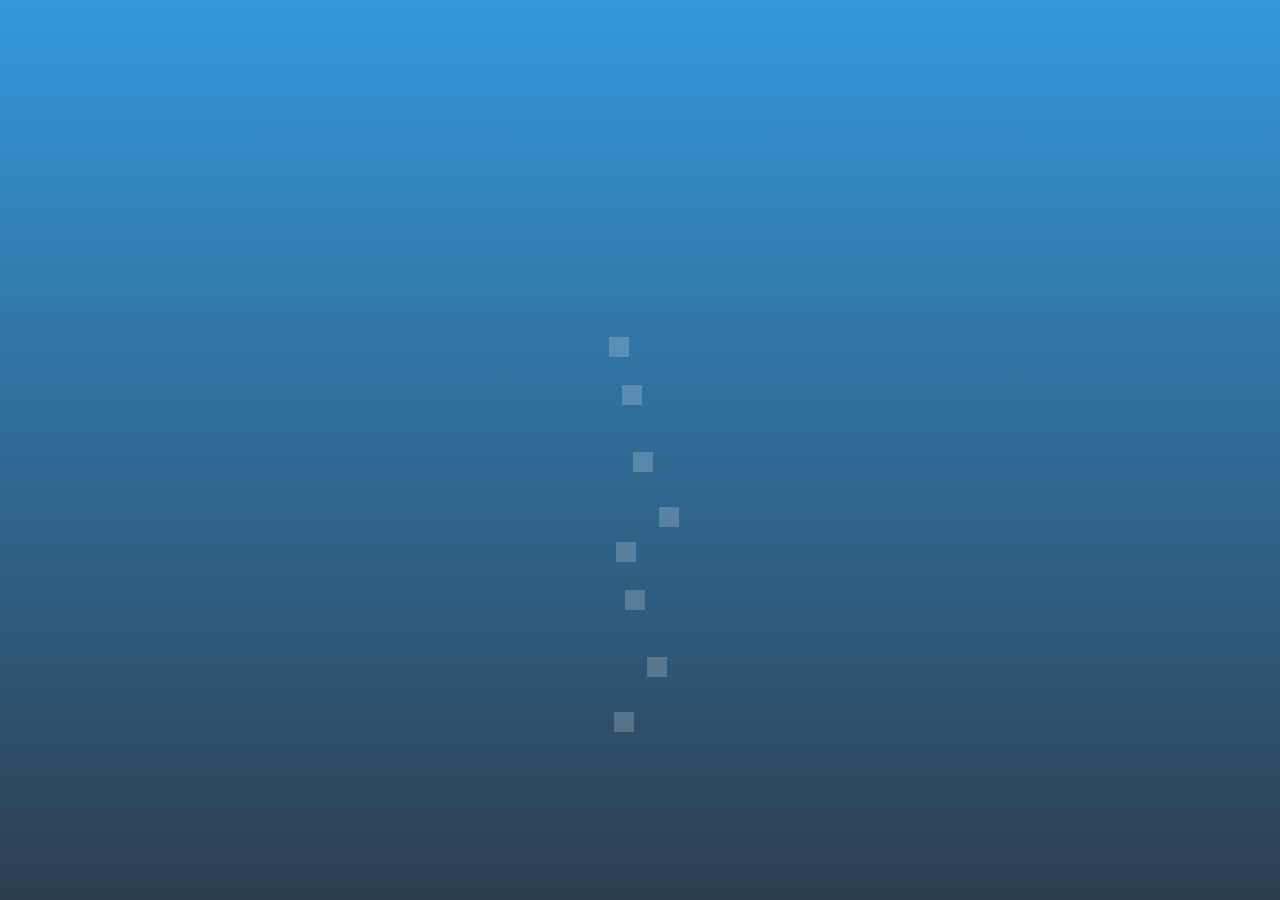
<file: index.html>
<!DOCTYPE html>
<html lang="en">
<head>
    <meta charset="UTF-8">
    <meta name="viewport" content="width=device-width, initial-scale=1.0">
    <title>Your To-Do List</title>
    <style>
        body {
            font-family: 'Arial', sans-serif;
            background: linear-gradient(to bottom, #3498db, #2c3e50);
            color: #fff;
            margin: 0;
            padding: 0;
            display: flex;
            flex-direction: column;
            align-items: center;
            justify-content: center;
            height: 100vh;
        }

        h1 {
            opacity: 0;
            animation: fadeIn 1s forwards;
        }

        p {
            opacity: 0;
            animation: fadeIn 1s 0.5s forwards;
        }

        button {
            background-color: #e74c3c;
            color: #fff;
            border: none;
            padding: 10px 20px;
            cursor: pointer;
            opacity: 0;
            animation: fadeIn 1s 1s forwards;
            transition: background-color 0.3s ease-in-out;
        }

        button a {
            color: #fff;
            text-decoration: none;
        }

        button:hover {
            background-color: #c0392b;
        }

        ul {
            display: block;
            width: 100%;
            height: inherit;
            padding: 0;
        }

        li {
            list-style-type: none;
            position: relative;
            margin-bottom: 10px;
        }

        li::before {
            content: "";
            position: absolute;
            top: 50%;
            left: -10%;
            height: 20px;
            width: 20px;
            background: rgba(255, 255, 255, .2);
            transform: translateY(-50%);
        }

        @media (min-width: 600px) {
            li:nth-child(1) {
                left: 10%;
                height: 30px;
                width: 30px;
            }

            li:nth-child(2) {
                left: 30%;
                height: 45px;
                width: 45px;
            }

            li:nth-child(3) {
                left: 50%;
                height: 70px;
                width: 70px;
            }

            li:nth-child(4) {
                left: 80%;
                height: 20px;
                width: 20px;
            }

            li:nth-child(5) {
                left: 20%;
                height: 30px;
                width: 30px;
            }

            li:nth-child(6) {
                left: 35%;
                height: 45px;
                width: 45px;
            }

            li:nth-child(7) {
                left: 70%;
                height: 70px;
                width: 70px;
            }

            li:nth-child(8) {
                left: 15%;
                height: 20px;
                width: 20px;
            }
        }

        li {
            animation: animate 10s linear 1s infinite;
        }

        @keyframes animate {
            from {
                transform: translateY(+1500%) rotate(180deg)
            }

            to {
                transform: translateY(-150%) rotate(360deg)
            }
        }

        @keyframes fadeIn {
            from {
                opacity: 0;
            }

            to {
                opacity: 1;
            }
        }
    </style>
</head>
<body>
    <h1>Your To-Do List</h1>
    <p>Welcome to the ultimate productivity tool.</p>
    <button><a href="app.html">Get Started</a></button>
    <main class="app">
        <div class="boxes">
            <ul>
                <li></li>
                <li></li>
                <li></li>
                <li></li>
                <li></li>
                <li></li>
                <li></li>
                <li></li>
            </ul>
        </div>
    </main>
</body>
</html>
</file>
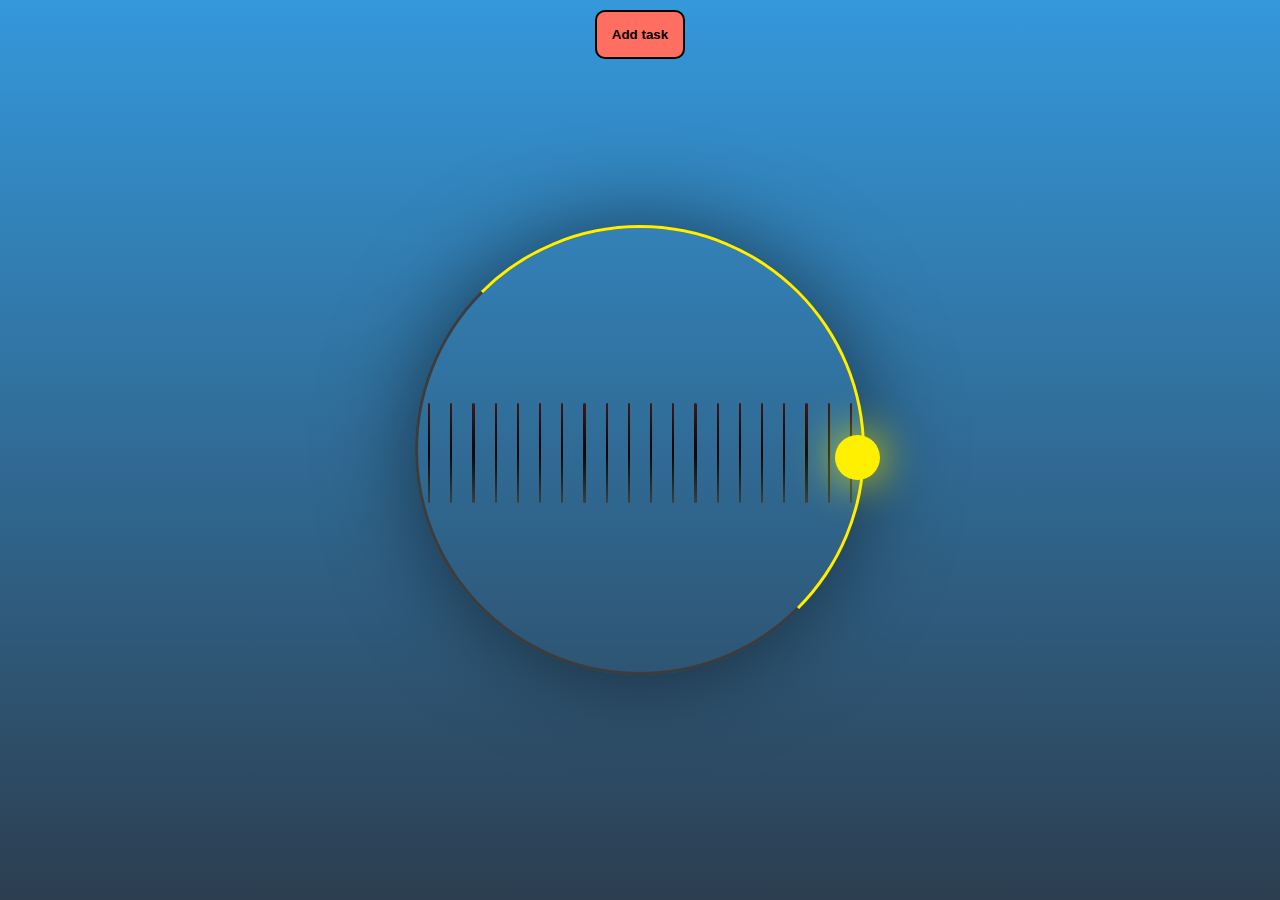
<file: app.html>
<!DOCTYPE html>
<html lang="en">
  <head>
    <meta charset="UTF-8" />
    <meta name="viewport" content="width=device-width, initial-scale=1.0" />
    <title>to do list app</title>
    <link rel="stylesheet" href="style.css" />
    <link rel="stylesheet" href="animation.css" />
  </head>

  <body>
    <div class="container">
      <!-- <h1>Enter Your Task</h1> -->
      <button onclick="addtask()" class="addtask-icon">Add task</button>
      <div class="taskarea">
        <div class="ring">
          <div class="center">
            <div class="wave"></div>
            <div class="wave"></div>
            <div class="wave"></div>
            <div class="wave"></div>
            <div class="wave"></div>
            <div class="wave"></div>
            <div class="wave"></div>
            <div class="wave"></div>
            <div class="wave"></div>
            <div class="wave"></div>
            <div class="wave"></div>
            <div class="wave"></div>
            <div class="wave"></div>
            <div class="wave"></div>
            <div class="wave"></div>
            <div class="wave"></div>
            <div class="wave"></div>
            <div class="wave"></div>
            <div class="wave"></div>
            <div class="wave"></div>
          </div>
          <span></span>
        </div>

        <label class="addtask-area">
          <!-- <input type="checkbox" class="Checkbox"> -->
          <textarea
            class="write-area"
            rows="1"
            placeholder="enter here"></textarea>
        </label>
        <ul class="tasklist"></ul>
      </div>

    </div>
    <script src="script.js"></script>
  </body>
</html>
</file>
<file: style.css>
* {
    margin: 0;
    padding: 0;
    box-sizing: border-box;
}

body {
    font-family: 'Arial', sans-serif;
    background: linear-gradient(to bottom, #3498db, #2c3e50);
    color: #fff;
    margin: 0;
    padding: 0;
    display: flex;
    flex-direction: column;
    height: 100vh;
}

.container {
    display: flex;
    flex-direction: column;
    justify-content: center;
    align-items: center;
}

.container h1 {
    color: #3b064d;
    text-align: center;
}

.taskarea {
    margin: 5% 10%;
    height: 70vh;
    width: 80vw;
    padding: 10px;
    overflow: auto;
}

.taskarea:hover {
    transform: perspective(1000px) rotateX('20deg');
}

.Checkbox {
    background-color: white;
    height: 30px;
    width: 30px;
    margin-right: 30px;
}

.write-area {
    background-color: white;
    height: 30px;
    width: 100%;
    padding-top: 3px;
    padding-left: 10px;
    font-weight: bolder;
    color: black;
    font-size: larger;
    border: 2px solid black;
    border-radius: 10px;
}

.tasklist {
    color: rgb(0, 0, 0);
    margin-top: 20px;
    font-size: xx-large;
}

.tasklist li {
    background-color: rgb(160, 140, 109);
    margin-left: 10px;
    display: flex;
    position: relative;
    align-items: center;
    height: 70px;
    border: 2px solid rgb(14, 14, 14);
    border-radius: 10px;
    margin-bottom: 10px;
}

.tasklist ul li {
    list-style-type: none;
}

.tasklist li input {
    margin-right: 10px;
    margin-left: 20px;
    height: 20px;
    width: 20px;
}

.tasklist li button {
    position: absolute;
    right: 10px;
    border: 2px solid black;
    font-weight: bolder;
    color: #351515;
    padding: 10px;
    font-size: medium;
}

.tasklist li button:hover {
    background-color: aquamarine;
    cursor: pointer;
}

.addtask-icon {
    color: black;
    margin-top: 10px;
    width: fit-content;
    padding: 15px;
    border: 2px solid black;
    border-radius: 10px;
    font-weight: bolder;
    background-color: #ff6f61;
}

.remove-task {
    margin-left: 10px;
    padding: 4px;
    margin-bottom: 3px;
    color: black;
    background-color: violet;
    border: 1px solid black;
    border-radius: 10px;
}

/* Media Queries for responsiveness */
@media (max-width: 768px) {
    .taskarea {
        margin: 5% 5%;
        width: 90vw;
    }
}
</file>
<file: animation.css>
/* bodY {
  margin: 0;
  padding: 0;
  box-sizing: border-box;
} */
.center {
  height: 50vh;
  /* width: 60vw; */
  display: flex;
  justify-content: center;
  align-items: center;
  /* background: #000; */
}
.wave {
  width: 5px;
  height: 100px;
  background: linear-gradient(45deg, rgb(57, 67, 67), #0b0505, rgb(66, 24, 24));
  margin: 10px;
  animation: wave 1s linear infinite;
  border-radius: 20px;
}
.wave:nth-child(2) {
  animation-delay: 0.1s;
}
.wave:nth-child(3) {
  animation-delay: 0.2s;
}
.wave:nth-child(4) {
  animation-delay: 0.3s;
}
.wave:nth-child(5) {
  animation-delay: 0.4s;
}
.wave:nth-child(6) {
  animation-delay: 0.5s;
}
.wave:nth-child(7) {
  animation-delay: 0.6s;
}
.wave:nth-child(8) {
  animation-delay: 0.7s;
}
.wave:nth-child(9) {
  animation-delay: 0.8s;
}
.wave:nth-child(10) {
  animation-delay: 0.9s;
}
.wave:nth-child(11) {
  animation-delay: 0.1s;
}
.wave:nth-child(12) {
  animation-delay: 0.2s;
}
.wave:nth-child(13) {
  animation-delay: 0.3s;
}
.wave:nth-child(14) {
  animation-delay: 0.4s;
}
.wave:nth-child(15) {
  animation-delay: 0.5s;
}
.wave:nth-child(16) {
  animation-delay: 0.6s;
}
.wave:nth-child(17) {
  animation-delay: 0.7s;
}
.wave:nth-child(18) {
  animation-delay: 0.8s;
}
.wave:nth-child(19) {
  animation-delay: 0.9s;
}


@keyframes wave {
  0% {
    transform: scale(0);
  }
  50% {
    transform: scale(1);
  }
  100% {
    transform: scale(0);
  }
}
.ring {
  
  position: absolute;
  top: 50%;
  left: 50%;
  transform: translate(-50%, -50%);
  width: 50vh; /* Set the width to be the same as the height */
  height: 50vh;
  background: transparent;
  border: 3px solid #3c3c3c;
  border-radius: 50%;
  text-align: center;
  line-height: 50vh;
  font-family: sans-serif;
  font-size: 5vh; /* Adjust the font size to fit the smaller ring */
  color: #fff000;
  letter-spacing: 2vh; /* Adjust the letter spacing */
  text-transform: uppercase;
  text-shadow: 0 0 5vh #fff000; /* Adjust the text shadow */
  box-shadow: 0 0 10vh rgba(0, 0, 0, 0.5); /* Adjust the box shadow */
}

.ring:before {
  content: '';
  position: absolute;
  top: -3px;
  left: -3px;
  width: 100%;
  height: 100%;
  border: 3px solid transparent;
  border-top: 3px solid #fff000;
  border-right: 3px solid #fff000;
  border-radius: 50%;
  animation: animateC 2s linear infinite;
}

span {
  display: block;
  position: absolute;
  top: calc(50% - 2px);
  left: 50%;
  width: 50%;
  height: 4px;
  background: transparent;
  transform-origin: left;
  animation: animate 2s linear infinite;
}

span:before {
  content: '';
  position: absolute;
  width: 5vh; /* Adjust the width to fit the smaller ring */
  height: 5vh; /* Adjust the height to fit the smaller ring */
  border-radius: 50%;
  background: #fff000;
  top: -1.5vh; /* Adjust the top position */
  right: -2vh; /* Adjust the right position */
  box-shadow: 0 0 5vh #fff000; /* Adjust the box shadow */
}

@keyframes animateC {
  0% {
    transform: rotate(0deg);
  }
  100% {
    transform: rotate(360deg);
  }
}

@keyframes animate {
  0% {
    transform: rotate(45deg);
  }
  100% {
    transform: rotate(405deg);
  }
}
</file>
